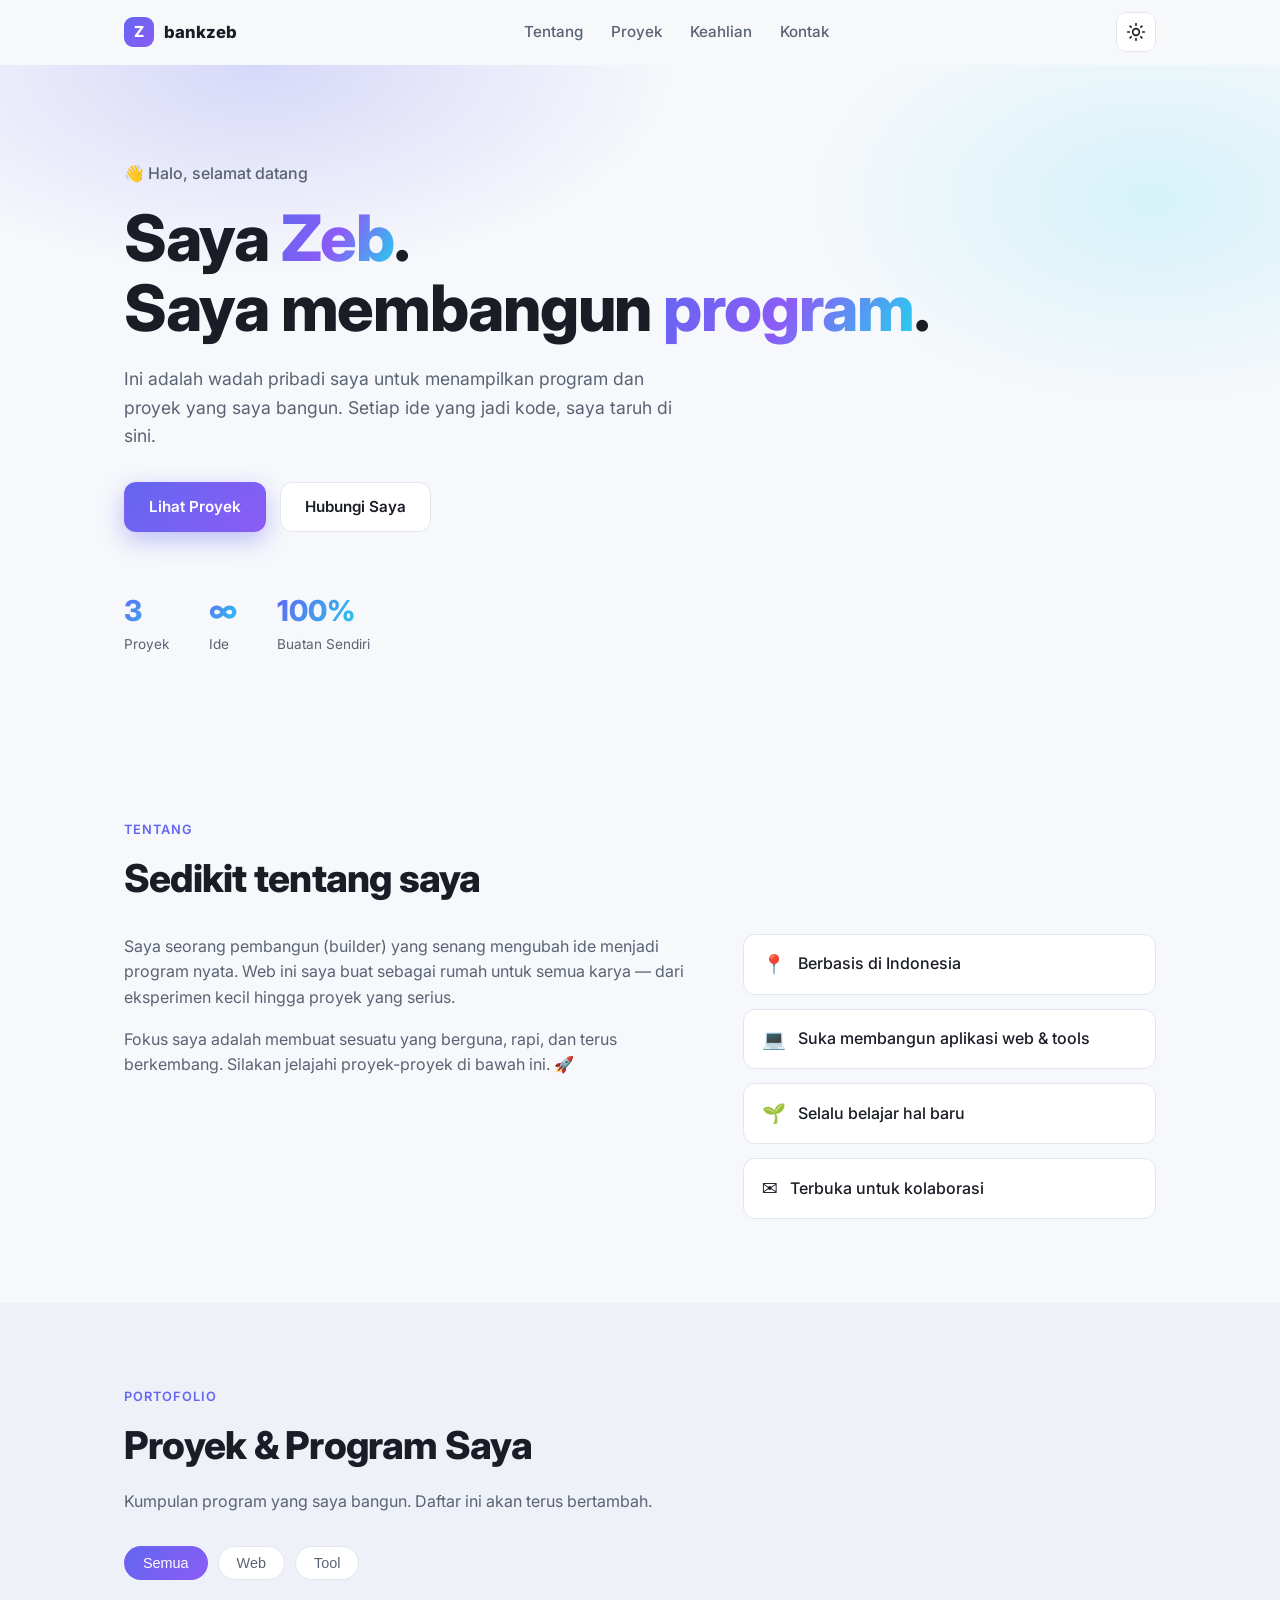
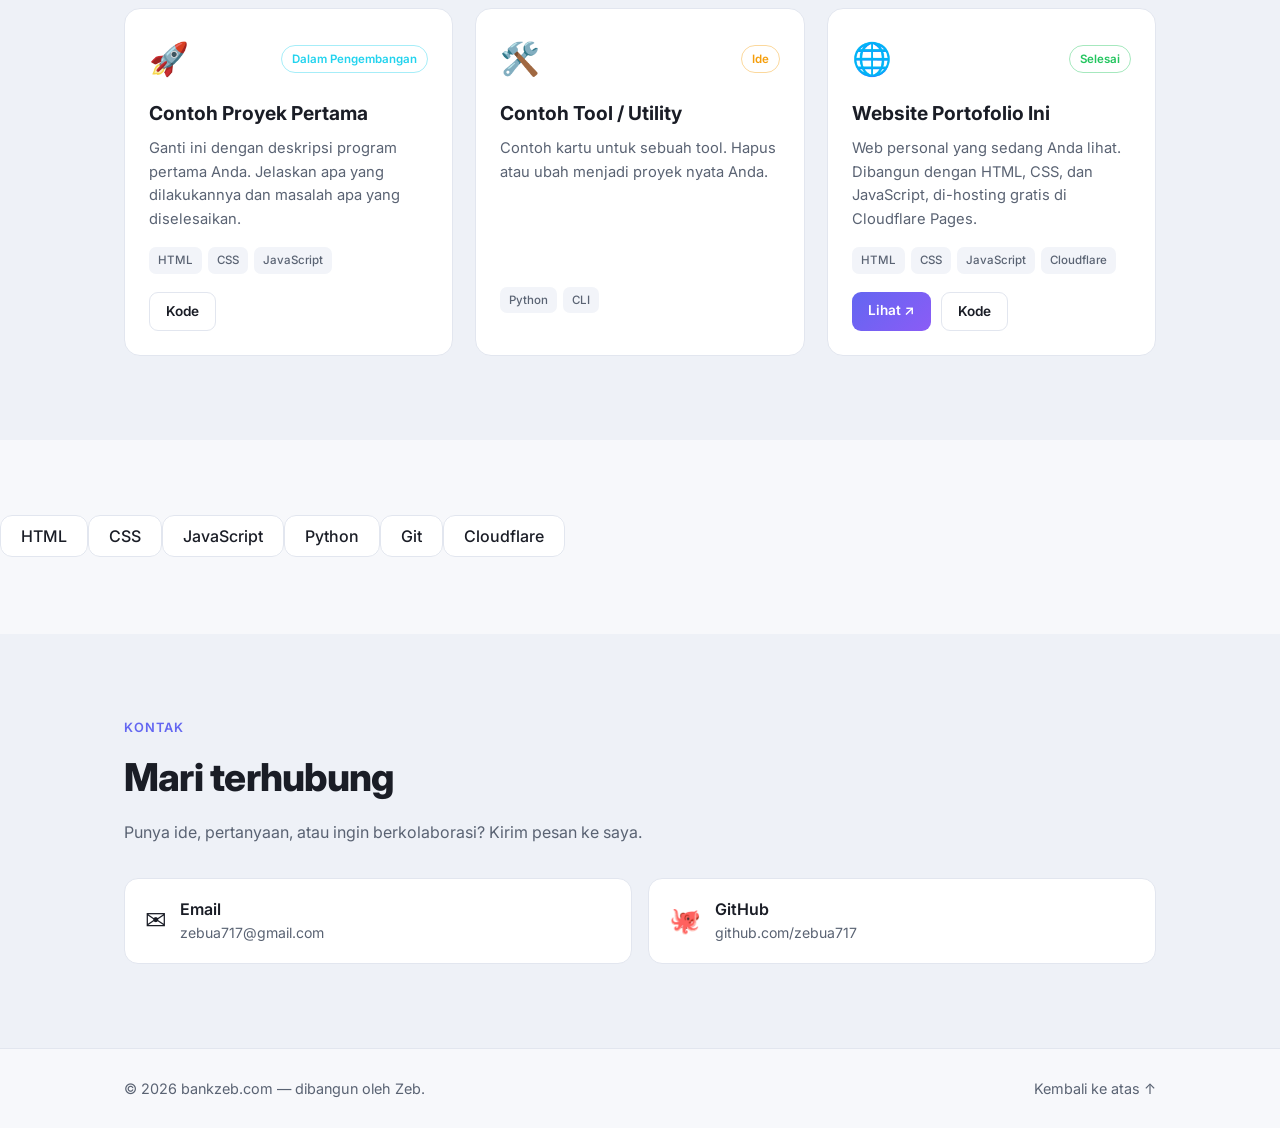
<file: index.html>
<!DOCTYPE html>
<html lang="id">
<head>
  <meta charset="UTF-8" />
  <meta name="viewport" content="width=device-width, initial-scale=1.0" />
  <title>bankzeb — Portofolio & Proyek</title>
  <meta name="description" content="Website personal Zeb — wadah menampilkan program dan proyek yang saya bangun." />

  <!-- Open Graph / social preview -->
  <meta property="og:title" content="bankzeb — Portofolio & Proyek" />
  <meta property="og:description" content="Wadah menampilkan program dan proyek yang saya bangun." />
  <meta property="og:type" content="website" />
  <meta property="og:url" content="https://bankzeb.com" />

  <link rel="icon" href="data:image/svg+xml,%3Csvg xmlns='http://www.w3.org/2000/svg' viewBox='0 0 100 100'%3E%3Crect width='100' height='100' rx='22' fill='%236366f1'/%3E%3Ctext x='50' y='68' font-size='58' font-family='Arial' font-weight='bold' text-anchor='middle' fill='white'%3EZ%3C/text%3E%3C/svg%3E" />
  <link rel="preconnect" href="https://fonts.googleapis.com" />
  <link rel="preconnect" href="https://fonts.gstatic.com" crossorigin />
  <link href="https://fonts.googleapis.com/css2?family=Inter:wght@400;500;600;700;800&display=swap" rel="stylesheet" />
  <link rel="stylesheet" href="styles.css" />
</head>
<body>
  <!-- ===== Navbar ===== -->
  <header class="nav" id="nav">
    <div class="container nav__inner">
      <a href="#home" class="nav__brand">
        <span class="nav__logo">Z</span>
        <span>bankzeb</span>
      </a>
      <nav class="nav__links" id="navLinks">
        <a href="#about">Tentang</a>
        <a href="#projects">Proyek</a>
        <a href="#skills">Keahlian</a>
        <a href="#contact">Kontak</a>
      </nav>
      <div class="nav__actions">
        <button id="themeToggle" class="icon-btn" aria-label="Ganti tema" title="Ganti tema">
          <svg class="icon-sun" width="20" height="20" viewBox="0 0 24 24" fill="none" stroke="currentColor" stroke-width="2" stroke-linecap="round"><circle cx="12" cy="12" r="4"/><path d="M12 2v2M12 20v2M4.9 4.9l1.4 1.4M17.7 17.7l1.4 1.4M2 12h2M20 12h2M4.9 19.1l1.4-1.4M17.7 6.3l1.4-1.4"/></svg>
          <svg class="icon-moon" width="20" height="20" viewBox="0 0 24 24" fill="none" stroke="currentColor" stroke-width="2" stroke-linecap="round" stroke-linejoin="round"><path d="M21 12.79A9 9 0 1 1 11.21 3 7 7 0 0 0 21 12.79z"/></svg>
        </button>
        <button id="menuToggle" class="icon-btn menu-btn" aria-label="Buka menu">
          <svg width="22" height="22" viewBox="0 0 24 24" fill="none" stroke="currentColor" stroke-width="2" stroke-linecap="round"><path d="M3 12h18M3 6h18M3 18h18"/></svg>
        </button>
      </div>
    </div>
  </header>

  <main>
    <!-- ===== Hero ===== -->
    <section class="hero" id="home">
      <div class="container hero__inner">
        <p class="hero__eyebrow">👋 Halo, selamat datang</p>
        <h1 class="hero__title">
          Saya <span class="grad">Zeb</span>.<br />
          Saya membangun <span class="grad">program</span>.
        </h1>
        <p class="hero__sub">
          Ini adalah wadah pribadi saya untuk menampilkan program dan proyek
          yang saya bangun. Setiap ide yang jadi kode, saya taruh di sini.
        </p>
        <div class="hero__cta">
          <a href="#projects" class="btn btn--primary">Lihat Proyek</a>
          <a href="#contact" class="btn btn--ghost">Hubungi Saya</a>
        </div>
        <div class="hero__stats">
          <div class="stat"><span class="stat__num" data-count="0" id="statProjects">0</span><span class="stat__label">Proyek</span></div>
          <div class="stat"><span class="stat__num">∞</span><span class="stat__label">Ide</span></div>
          <div class="stat"><span class="stat__num">100%</span><span class="stat__label">Buatan Sendiri</span></div>
        </div>
      </div>
    </section>

    <!-- ===== About ===== -->
    <section class="section" id="about">
      <div class="container">
        <p class="section__eyebrow">Tentang</p>
        <h2 class="section__title">Sedikit tentang saya</h2>
        <div class="about">
          <div class="about__text">
            <p>
              Saya seorang pembangun (builder) yang senang mengubah ide menjadi
              program nyata. Web ini saya buat sebagai rumah untuk semua karya —
              dari eksperimen kecil hingga proyek yang serius.
            </p>
            <p>
              Fokus saya adalah membuat sesuatu yang berguna, rapi, dan terus
              berkembang. Silakan jelajahi proyek-proyek di bawah ini. 🚀
            </p>
          </div>
          <ul class="about__facts">
            <li><span>📍</span> Berbasis di Indonesia</li>
            <li><span>💻</span> Suka membangun aplikasi web & tools</li>
            <li><span>🌱</span> Selalu belajar hal baru</li>
            <li><span>✉️</span> Terbuka untuk kolaborasi</li>
          </ul>
        </div>
      </div>
    </section>

    <!-- ===== Projects ===== -->
    <section class="section section--alt" id="projects">
      <div class="container">
        <p class="section__eyebrow">Portofolio</p>
        <h2 class="section__title">Proyek & Program Saya</h2>
        <p class="section__lead">
          Kumpulan program yang saya bangun. Daftar ini akan terus bertambah.
        </p>
        <div class="filters" id="filters"></div>
        <div class="grid" id="projectGrid"></div>
        <p class="empty" id="emptyState" hidden>Belum ada proyek pada kategori ini.</p>
      </div>
    </section>

    <!-- ===== Skills ===== -->
    <section class="section" id="skills">
      <div class="container">
        <p class="section__eyebrow">Keahlian</p>
        <h2 class="section__title">Alat & Teknologi</h2>
        <div class="skills" id="skills"></div>
      </div>
    </section>

    <!-- ===== Contact ===== -->
    <section class="section section--alt" id="contact">
      <div class="container contact">
        <p class="section__eyebrow">Kontak</p>
        <h2 class="section__title">Mari terhubung</h2>
        <p class="section__lead">
          Punya ide, pertanyaan, atau ingin berkolaborasi? Kirim pesan ke saya.
        </p>
        <div class="contact__links" id="contactLinks"></div>
      </div>
    </section>
  </main>

  <!-- ===== Footer ===== -->
  <footer class="footer">
    <div class="container footer__inner">
      <span>© <span id="year"></span> bankzeb.com — dibangun oleh Zeb.</span>
      <a href="#home" class="footer__top">Kembali ke atas ↑</a>
    </div>
  </footer>

  <script src="data.js"></script>
  <script src="script.js"></script>
</body>
</html>
</file>
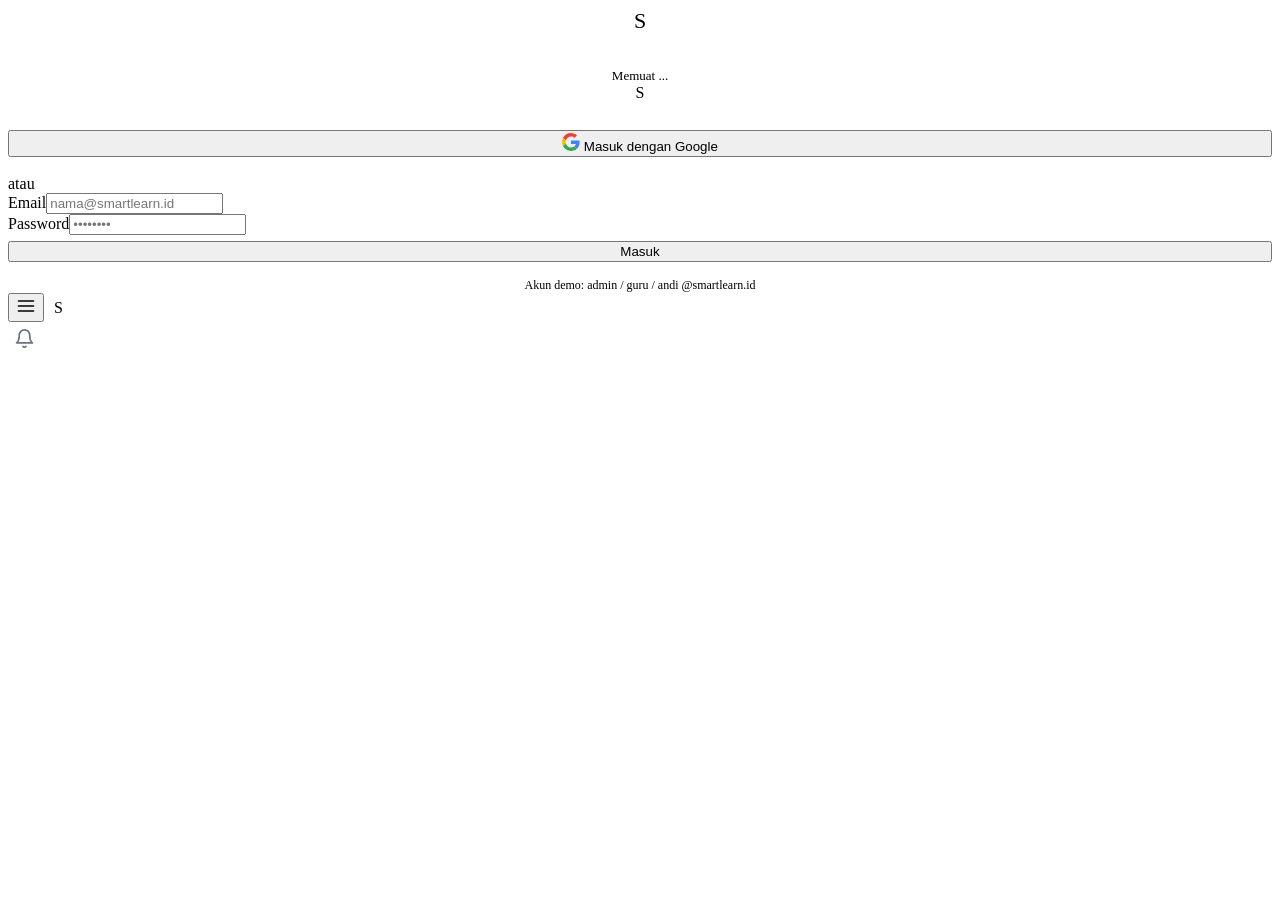
<file: App.html>
<!DOCTYPE html>
<html>
<head>
  <base target="_top">
  <meta name="viewport" content="width=device-width, initial-scale=1, maximum-scale=1, user-scalable=no">
  <?!= include('Style'); ?>
</head>
<body>

  <!-- LOADING -->
  <div id="view-loading" class="login-wrap">
    <div style="text-align:center">
      <div class="brand-dot" style="margin:0 auto 12px;width:48px;height:48px;font-size:22px">S</div>
      <div style="color:var(--muted);font-size:13px">Memuat <?= appName ?>...</div>
    </div>
  </div>

  <!-- LOGIN -->
  <div id="view-login" class="login-wrap hidden">
    <div class="login-box">
      <div style="text-align:center;margin-bottom:28px">
        <div class="brand-logo">S</div>
        <div style="font-size:22px;margin-bottom:4px" class="grad-text"><?= appName ?></div>
        <div style="font-size:13px;color:var(--muted)"><?= tagline ?></div>
      </div>
      <div class="card">
        <div id="login-alert" class="alert"></div>
        <button class="btn" style="width:100%;margin-bottom:18px" id="btn-google" onclick="doGoogleLogin()">
          <svg width="18" height="18" viewBox="0 0 48 48"><path fill="#EA4335" d="M24 9.5c3.54 0 6.71 1.22 9.21 3.6l6.85-6.85C35.9 2.38 30.47 0 24 0 14.62 0 6.51 5.33 2.56 13.22l7.98 6.19C12.43 13.72 17.74 9.5 24 9.5z"/><path fill="#4285F4" d="M46.98 24.55c0-1.57-.15-3.09-.38-4.55H24v9.02h12.94c-.58 2.96-2.26 5.48-4.78 7.18l7.73 6c4.51-4.18 7.09-10.36 7.09-17.65z"/><path fill="#FBBC05" d="M10.53 28.59c-.48-1.45-.76-2.99-.76-4.59s.27-3.14.76-4.59l-7.98-6.19C.92 16.46 0 20.12 0 24c0 3.88.92 7.54 2.56 10.78l7.97-6.19z"/><path fill="#34A853" d="M24 48c6.48 0 11.93-2.13 15.89-5.81l-7.73-6c-2.18 1.48-4.97 2.34-8.16 2.34-6.26 0-11.57-4.22-13.47-9.91l-7.98 6.19C6.51 42.67 14.62 48 24 48z"/></svg>
          Masuk dengan Google
        </button>
        <div class="divider-or"><div></div><span>atau</span><div></div></div>
        <div class="form-group"><label class="label">Email</label><input class="input" type="email" id="login-email" placeholder="nama@smartlearn.id" autocomplete="username"></div>
        <div class="form-group"><label class="label">Password</label><input class="input" type="password" id="login-password" placeholder="••••••••" autocomplete="current-password" onkeydown="if(event.key==='Enter') doManualLogin()"></div>
        <button class="btn btn-primary" style="width:100%;margin-top:6px" id="btn-login" onclick="doManualLogin()">Masuk</button>
      </div>
      <div style="text-align:center;margin-top:16px;font-size:12px;color:var(--soft)">Akun demo: admin / guru / andi @smartlearn.id</div>
    </div>
  </div>

  <!-- APP -->
  <div id="view-app" class="hidden">
    <div class="topbar">
      <div style="display:flex;align-items:center;gap:10px">
        <button class="hamburger" onclick="toggleSidebar()" aria-label="Menu">
          <svg width="20" height="20" viewBox="0 0 24 24" fill="none" stroke="currentColor" stroke-width="2" stroke-linecap="round"><path d="M3 6h18M3 12h18M3 18h18"/></svg>
        </button>
        <div class="topbar-brand"><div class="brand-dot">S</div><span class="grad-text"><?= appName ?></span></div>
      </div>
      <div class="topbar-right">
        <span style="font-size:13px;color:var(--muted)" id="topbar-user" class="hide-mobile"></span>
        <button id="tb-bell" onclick="navigate('notifikasi')" title="Notifikasi" style="position:relative;background:none;border:none;cursor:pointer;padding:6px;display:flex;align-items:center;color:#6B7280">
          <svg width="21" height="21" viewBox="0 0 24 24" fill="none" stroke="currentColor" stroke-width="2" stroke-linecap="round" stroke-linejoin="round"><path d="M18 8a6 6 0 10-12 0c0 7-3 9-3 9h18s-3-2-3-9"/><path d="M13.7 21a2 2 0 01-3.4 0"/></svg>
          <span id="tb-notif-badge" style="display:none;position:absolute;top:0;right:0;min-width:16px;height:16px;line-height:16px;text-align:center;background:#EF4444;color:#fff;font-size:10px;font-weight:700;border-radius:9px;padding:0 3px"></span>
        </button>
        <div class="avatar" id="topbar-avatar" onclick="navigate('profil')" title="Profil"></div>
      </div>
    </div>
    <div class="layout">
      <div class="sidebar-backdrop" id="sidebar-backdrop" onclick="toggleSidebar()"></div>
      <div class="sidebar" id="sidebar"></div>
      <div class="main" id="main-content"></div>
    </div>
  </div>

  <?!= include('Script'); ?>
</body>
</html>
</file>
<file: styles.css>
/* ===== Reset & Variabel ===== */
*, *::before, *::after { box-sizing: border-box; margin: 0; padding: 0; }

:root {
  --bg: #0b0d12;
  --bg-alt: #11141b;
  --surface: #161a23;
  --surface-2: #1c2130;
  --border: #262c3a;
  --text: #e8eaf0;
  --text-dim: #9aa3b2;
  --brand: #6366f1;
  --brand-2: #8b5cf6;
  --accent: #22d3ee;
  --shadow: 0 10px 30px rgba(0,0,0,.35);
  --radius: 16px;
  --max: 1080px;
}

:root[data-theme="light"] {
  --bg: #f7f8fb;
  --bg-alt: #eef1f7;
  --surface: #ffffff;
  --surface-2: #f2f4f9;
  --border: #e2e6ef;
  --text: #1a1d26;
  --text-dim: #5a6373;
  --shadow: 0 10px 30px rgba(20,30,60,.08);
}

html { scroll-behavior: smooth; }

body {
  font-family: "Inter", system-ui, -apple-system, Segoe UI, Roboto, sans-serif;
  background: var(--bg);
  color: var(--text);
  line-height: 1.6;
  -webkit-font-smoothing: antialiased;
  transition: background .3s ease, color .3s ease;
}

a { color: inherit; text-decoration: none; }

.container { width: 100%; max-width: var(--max); margin: 0 auto; padding: 0 24px; }

/* ===== Navbar ===== */
.nav {
  position: sticky; top: 0; z-index: 50;
  background: color-mix(in srgb, var(--bg) 80%, transparent);
  backdrop-filter: blur(12px);
  border-bottom: 1px solid transparent;
  transition: border-color .3s, background .3s;
}
.nav.scrolled { border-bottom-color: var(--border); }
.nav__inner { display: flex; align-items: center; justify-content: space-between; height: 64px; }
.nav__brand { display: flex; align-items: center; gap: 10px; font-weight: 800; font-size: 1.05rem; }
.nav__logo {
  width: 30px; height: 30px; border-radius: 9px;
  background: linear-gradient(135deg, var(--brand), var(--brand-2));
  color: #fff; display: grid; place-items: center; font-weight: 800; font-size: .95rem;
}
.nav__links { display: flex; gap: 28px; }
.nav__links a { color: var(--text-dim); font-weight: 500; font-size: .95rem; transition: color .2s; }
.nav__links a:hover { color: var(--text); }
.nav__actions { display: flex; align-items: center; gap: 8px; }

.icon-btn {
  width: 40px; height: 40px; display: grid; place-items: center;
  background: var(--surface); border: 1px solid var(--border);
  border-radius: 10px; color: var(--text); cursor: pointer; transition: .2s;
}
.icon-btn:hover { border-color: var(--brand); color: var(--brand); }
.menu-btn { display: none; }
.icon-sun { display: none; }
:root[data-theme="light"] .icon-sun { display: block; }
:root[data-theme="light"] .icon-moon { display: none; }

/* ===== Hero ===== */
.hero { position: relative; overflow: hidden; padding: 96px 0 80px; }
.hero::before {
  content: ""; position: absolute; inset: 0; z-index: -1;
  background:
    radial-gradient(600px 300px at 20% 0%, color-mix(in srgb, var(--brand) 22%, transparent), transparent 70%),
    radial-gradient(500px 300px at 90% 20%, color-mix(in srgb, var(--accent) 16%, transparent), transparent 70%);
}
.hero__eyebrow { color: var(--text-dim); font-weight: 500; margin-bottom: 16px; }
.hero__title { font-size: clamp(2.2rem, 6vw, 4rem); font-weight: 800; line-height: 1.1; letter-spacing: -.02em; }
.grad { background: linear-gradient(120deg, var(--brand), var(--brand-2), var(--accent)); -webkit-background-clip: text; background-clip: text; color: transparent; }
.hero__sub { color: var(--text-dim); font-size: 1.1rem; max-width: 560px; margin: 22px 0 32px; }
.hero__cta { display: flex; gap: 14px; flex-wrap: wrap; }

.btn { display: inline-flex; align-items: center; padding: 12px 24px; border-radius: 12px; font-weight: 600; font-size: .95rem; transition: .2s; border: 1px solid transparent; cursor: pointer; }
.btn--primary { background: linear-gradient(135deg, var(--brand), var(--brand-2)); color: #fff; box-shadow: 0 8px 24px color-mix(in srgb, var(--brand) 40%, transparent); }
.btn--primary:hover { transform: translateY(-2px); }
.btn--ghost { background: var(--surface); border-color: var(--border); color: var(--text); }
.btn--ghost:hover { border-color: var(--brand); color: var(--brand); }

.hero__stats { display: flex; gap: 40px; margin-top: 56px; flex-wrap: wrap; }
.stat { display: flex; flex-direction: column; }
.stat__num { font-size: 1.8rem; font-weight: 800; background: linear-gradient(120deg, var(--brand), var(--accent)); -webkit-background-clip: text; background-clip: text; color: transparent; }
.stat__label { color: var(--text-dim); font-size: .85rem; }

/* ===== Sections ===== */
.section { padding: 84px 0; }
.section--alt { background: var(--bg-alt); }
.section__eyebrow { color: var(--brand); font-weight: 600; text-transform: uppercase; letter-spacing: .08em; font-size: .8rem; }
.section__title { font-size: clamp(1.7rem, 4vw, 2.4rem); font-weight: 800; letter-spacing: -.02em; margin: 8px 0 12px; }
.section__lead { color: var(--text-dim); max-width: 560px; margin-bottom: 32px; }

/* ===== About ===== */
.about { display: grid; grid-template-columns: 1.4fr 1fr; gap: 40px; margin-top: 24px; }
.about__text p { color: var(--text-dim); margin-bottom: 16px; }
.about__facts { list-style: none; display: flex; flex-direction: column; gap: 14px; }
.about__facts li { display: flex; align-items: center; gap: 12px; background: var(--surface); border: 1px solid var(--border); padding: 14px 18px; border-radius: 12px; font-weight: 500; }
.about__facts span { font-size: 1.2rem; }

/* ===== Filters ===== */
.filters { display: flex; gap: 10px; flex-wrap: wrap; margin-bottom: 28px; }
.filter { padding: 8px 18px; border-radius: 999px; background: var(--surface); border: 1px solid var(--border); color: var(--text-dim); font-weight: 500; font-size: .9rem; cursor: pointer; transition: .2s; }
.filter:hover { color: var(--text); }
.filter.active { background: linear-gradient(135deg, var(--brand), var(--brand-2)); color: #fff; border-color: transparent; }

/* ===== Project grid ===== */
.grid { display: grid; grid-template-columns: repeat(auto-fill, minmax(280px, 1fr)); gap: 22px; }
.card {
  background: var(--surface); border: 1px solid var(--border); border-radius: var(--radius);
  padding: 24px; display: flex; flex-direction: column; transition: .25s; position: relative; overflow: hidden;
}
.card::before { content: ""; position: absolute; inset: 0 0 auto 0; height: 3px; background: linear-gradient(90deg, var(--brand), var(--accent)); opacity: 0; transition: .25s; }
.card:hover { transform: translateY(-4px); border-color: color-mix(in srgb, var(--brand) 50%, var(--border)); box-shadow: var(--shadow); }
.card:hover::before { opacity: 1; }
.card__top { display: flex; align-items: center; justify-content: space-between; margin-bottom: 14px; }
.card__emoji { font-size: 2rem; }
.card__status { font-size: .72rem; font-weight: 600; padding: 4px 10px; border-radius: 999px; border: 1px solid var(--border); color: var(--text-dim); }
.status--selesai { color: #22c55e; border-color: color-mix(in srgb, #22c55e 40%, transparent); }
.status--dalam-pengembangan { color: var(--accent); border-color: color-mix(in srgb, var(--accent) 40%, transparent); }
.status--ide { color: #f59e0b; border-color: color-mix(in srgb, #f59e0b 40%, transparent); }
.card__title { font-size: 1.2rem; font-weight: 700; margin-bottom: 8px; }
.card__desc { color: var(--text-dim); font-size: .92rem; flex-grow: 1; margin-bottom: 16px; }
.card__tags { display: flex; flex-wrap: wrap; gap: 6px; margin-bottom: 18px; }
.tag { font-size: .72rem; padding: 4px 9px; border-radius: 7px; background: var(--surface-2); color: var(--text-dim); font-weight: 500; }
.card__actions { display: flex; gap: 10px; }
.card__link { font-size: .85rem; font-weight: 600; padding: 8px 16px; border-radius: 9px; background: linear-gradient(135deg, var(--brand), var(--brand-2)); color: #fff; transition: .2s; }
.card__link:hover { opacity: .9; }
.card__link--ghost { background: transparent; border: 1px solid var(--border); color: var(--text); }
.card__link--ghost:hover { border-color: var(--brand); color: var(--brand); }
.empty { color: var(--text-dim); text-align: center; padding: 40px 0; }

/* ===== Skills ===== */
.skills { display: flex; flex-wrap: wrap; gap: 12px; margin-top: 24px; }
.skill { padding: 10px 20px; background: var(--surface); border: 1px solid var(--border); border-radius: 12px; font-weight: 500; transition: .2s; }
.skill:hover { border-color: var(--brand); color: var(--brand); transform: translateY(-2px); }

/* ===== Contact ===== */
.contact__links { display: grid; grid-template-columns: repeat(auto-fit, minmax(240px, 1fr)); gap: 16px; margin-top: 28px; }
.contact-card { display: flex; align-items: center; gap: 14px; background: var(--surface); border: 1px solid var(--border); padding: 18px 20px; border-radius: 14px; transition: .2s; }
.contact-card:hover { border-color: var(--brand); transform: translateY(-3px); box-shadow: var(--shadow); }
.contact-card__emoji { font-size: 1.6rem; }
.contact-card__meta { display: flex; flex-direction: column; }
.contact-card__label { font-weight: 600; }
.contact-card__value { color: var(--text-dim); font-size: .88rem; }

/* ===== Footer ===== */
.footer { border-top: 1px solid var(--border); padding: 28px 0; }
.footer__inner { display: flex; justify-content: space-between; align-items: center; gap: 16px; flex-wrap: wrap; color: var(--text-dim); font-size: .9rem; }
.footer__top:hover { color: var(--brand); }

/* ===== Reveal animation ===== */
.reveal { opacity: 0; transform: translateY(24px); transition: opacity .6s ease, transform .6s ease; }
.reveal.revealed { opacity: 1; transform: none; }

/* ===== Responsive ===== */
@media (max-width: 720px) {
  .menu-btn { display: grid; }
  .nav__links {
    position: absolute; top: 64px; left: 0; right: 0;
    flex-direction: column; gap: 0; background: var(--bg);
    border-bottom: 1px solid var(--border);
    max-height: 0; overflow: hidden; transition: max-height .3s ease;
  }
  .nav__links.open { max-height: 320px; }
  .nav__links a { padding: 14px 24px; border-top: 1px solid var(--border); }
  .about { grid-template-columns: 1fr; }
  .hero__stats { gap: 28px; }
}

@media (prefers-reduced-motion: reduce) {
  * { scroll-behavior: auto !important; }
  .reveal { opacity: 1; transform: none; transition: none; }
}
</file>
